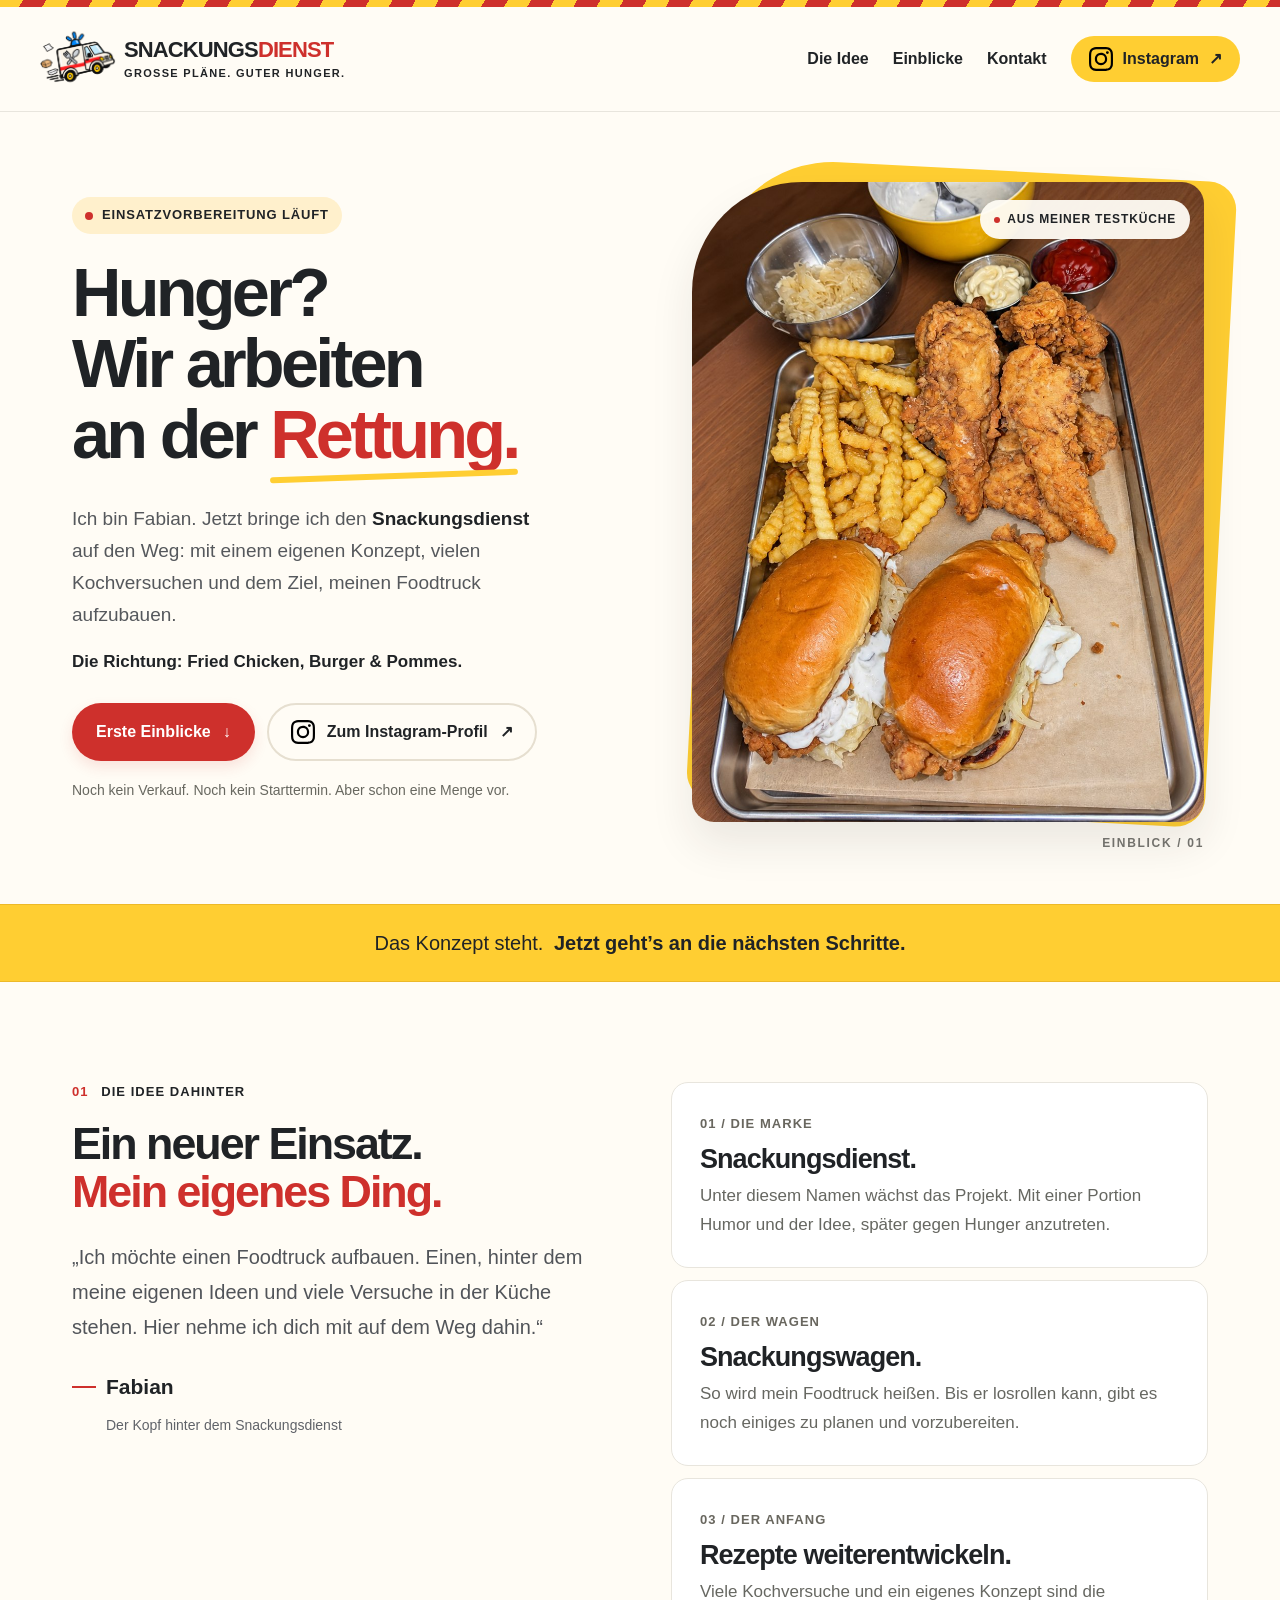
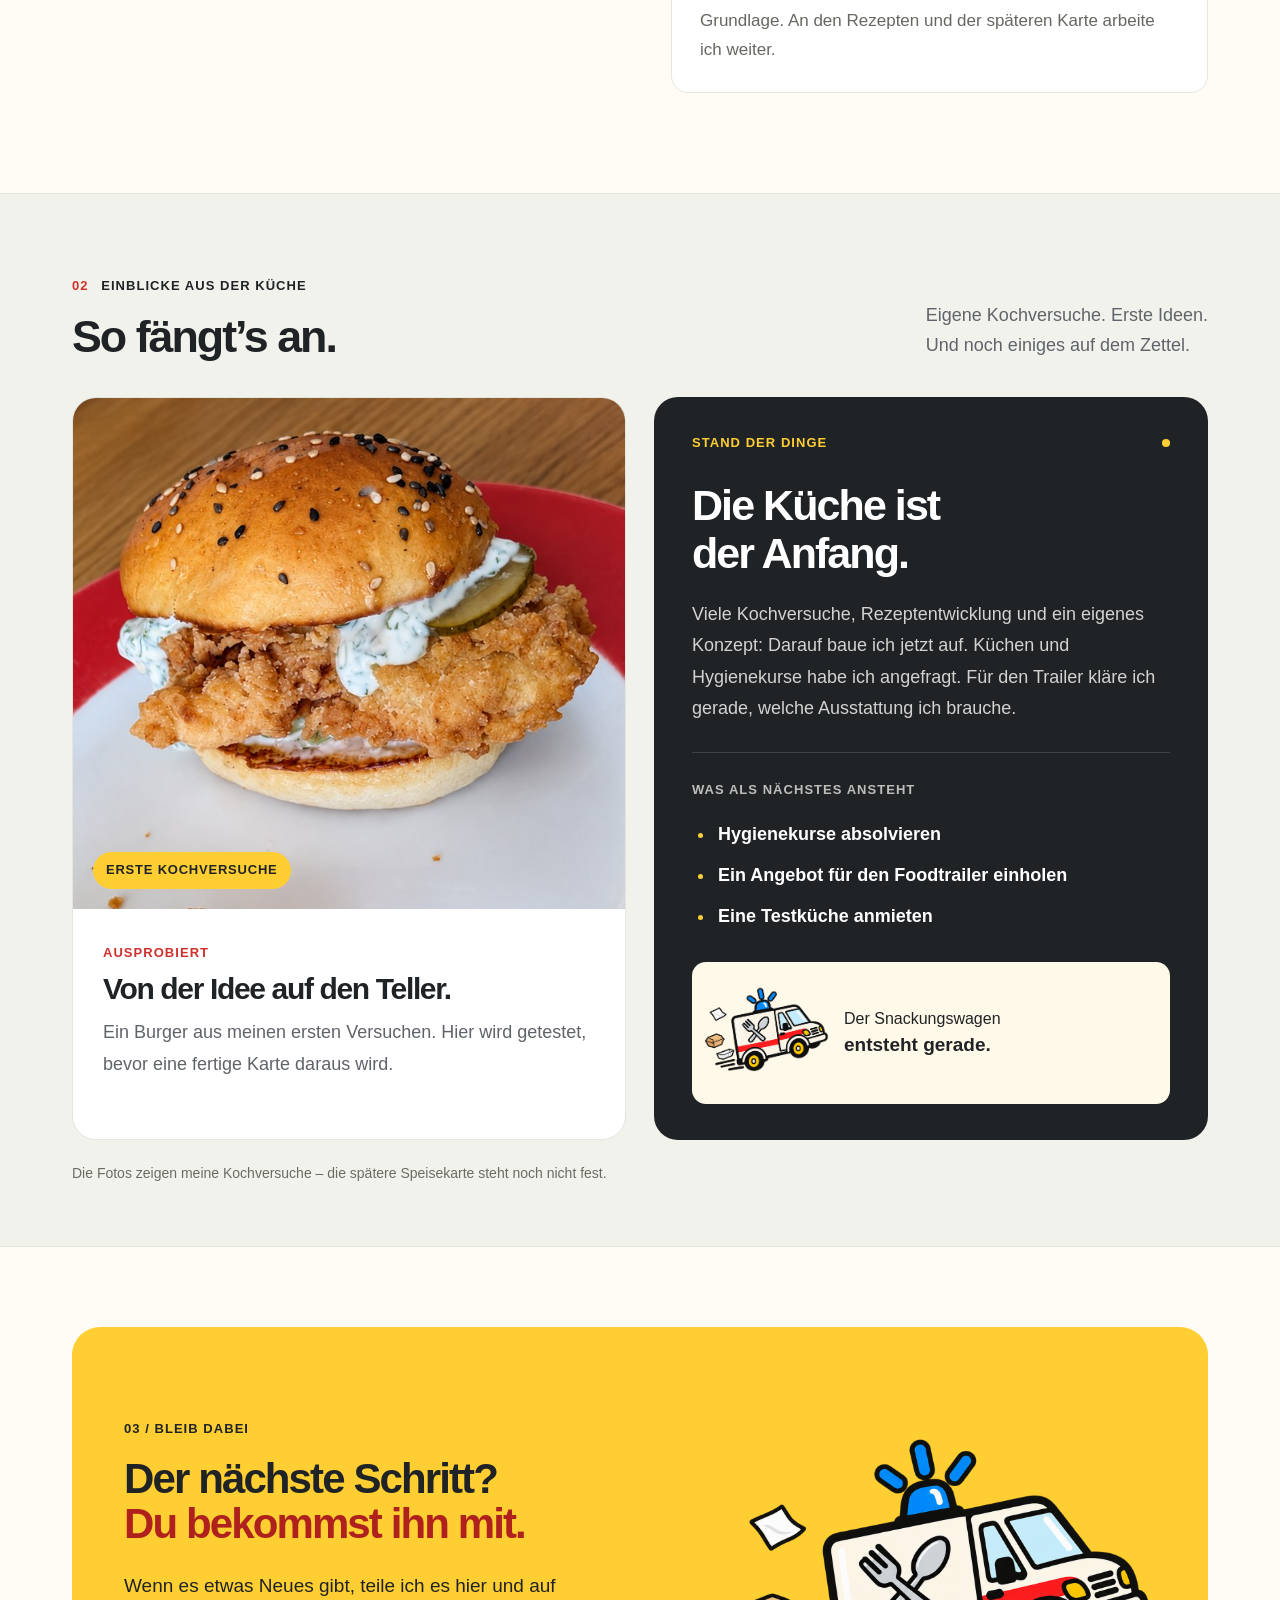
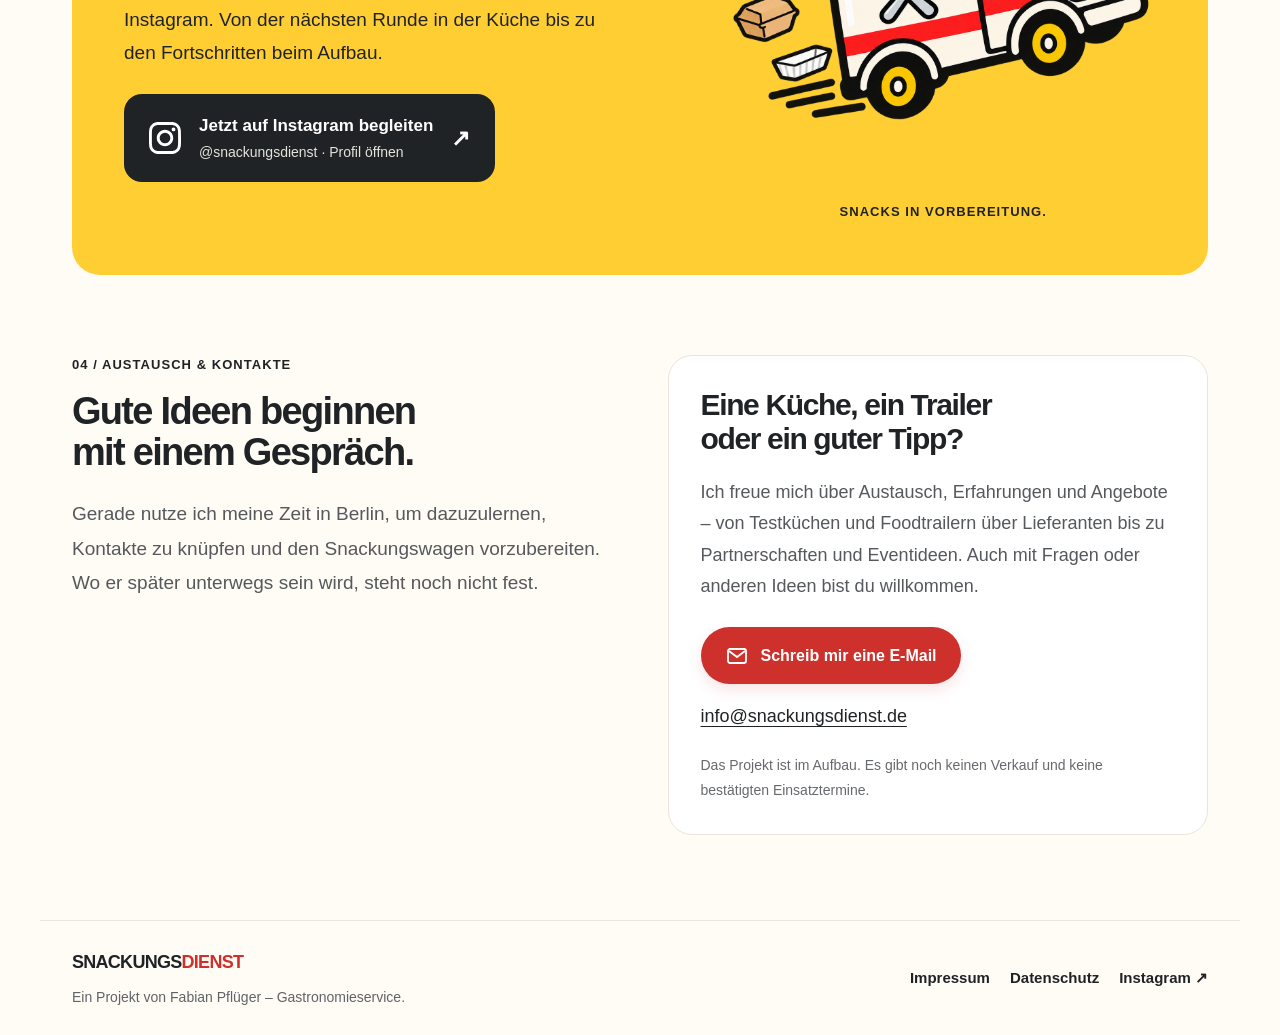
<file: index.html>
<!doctype html>
<html lang="de">
<head>
  <meta charset="utf-8">
  <meta name="viewport" content="width=device-width, initial-scale=1">
  <meta name="robots" content="index, follow">
  <meta name="description" content="Fabian baut den Snackungsdienst auf. Fried Chicken, erste Kochversuche und der Weg zum eigenen Foodtruck. Begleite die Vorbereitung.">
  <meta name="theme-color" content="#ffce32">
  <title>Snackungsdienst – der Snackungswagen entsteht</title>
  <link rel="icon" type="image/png" href="assets/logo.png">
  <link rel="stylesheet" href="style.css">
</head>
<body>
  <a class="skip-link" href="#inhalt">Zum Inhalt springen</a>
  <div class="signal-stripe" aria-hidden="true"></div>
  <header class="header">
    <a class="brand" href="#start" aria-label="Snackungsdienst – zur Startseite">
      <img src="assets/logo.png" alt="" width="76" height="76">
      <span>SNACKUNGS<span class="red">DIENST</span><small>GROSSE PLÄNE. GUTER HUNGER.</small></span>
    </a>
    <nav aria-label="Hauptnavigation">
      <a href="#idee">Die Idee</a>
      <a href="#einblicke">Einblicke</a>
      <a href="#kontakt">Kontakt</a>
      <a class="nav-instagram" href="https://www.instagram.com/snackungsdienst/" target="_blank" rel="noopener noreferrer"><img class="instagram-icon" src="assets/instagram-black.svg" alt="" width="24" height="24"> Instagram <span aria-hidden="true">↗</span><span class="sr-only"> (öffnet einen neuen Tab)</span></a>
    </nav>
  </header>

  <main id="inhalt">
    <section class="hero section-shell" id="start" aria-labelledby="hero-title">
      <div class="hero-copy">
        <p class="status"><span class="status-dot" aria-hidden="true"></span> EINSATZVORBEREITUNG LÄUFT</p>
        <h1 id="hero-title">Hunger?<br>Wir arbeiten<br>an der <span class="red">Rettung.</span></h1>
        <p class="hero-intro">Ich bin Fabian. Jetzt bringe ich den <strong>Snackungsdienst</strong> auf den Weg: mit einem eigenen Konzept, vielen Kochversuchen und dem Ziel, meinen Foodtruck aufzubauen.</p>
        <p class="food-direction">Die Richtung: Fried Chicken, Burger &amp; Pommes.</p>
        <div class="actions">
          <a class="button button-red" href="#einblicke">Erste Einblicke <span aria-hidden="true">↓</span></a>
          <a class="button button-outline" href="https://www.instagram.com/snackungsdienst/" target="_blank" rel="noopener noreferrer"><img class="instagram-icon" src="assets/instagram-black.svg" alt="" width="24" height="24"> Zum Instagram-Profil <span aria-hidden="true">↗</span><span class="sr-only"> (öffnet einen neuen Tab)</span></a>
        </div>
        <p class="honest-note">Noch kein Verkauf. Noch kein Starttermin. Aber schon eine Menge vor.</p>
      </div>
      <div class="hero-visual">
        <div class="photo-backdrop" aria-hidden="true"></div>
        <img class="hero-photo" src="assets/testkueche-tablett.jpg" width="1000" height="1250" alt="Ein erster Kochversuch: Chicken Fingers, zwei Burger und Pommes auf einem Metalltablett." fetchpriority="high">
        <div class="photo-tag"><span class="tag-dot" aria-hidden="true"></span> AUS MEINER TESTKÜCHE</div>
        <span class="image-number" aria-hidden="true">EINBLICK / 01</span>
      </div>
    </section>

    <div class="progress-band"><p>Das Konzept steht. <strong>Jetzt geht’s an die nächsten Schritte.</strong></p></div>

    <section class="idea section-shell" id="idee" aria-labelledby="idee-title">
      <div class="idea-heading">
        <p class="eyebrow"><span>01</span> DIE IDEE DAHINTER</p>
        <h2 id="idee-title">Ein neuer Einsatz.<br><span class="red">Mein eigenes Ding.</span></h2>
        <blockquote class="founder-quote"><p>„Ich möchte einen Foodtruck aufbauen. Einen, hinter dem meine eigenen Ideen und viele Versuche in der Küche stehen. Hier nehme ich dich mit auf dem Weg dahin.“</p><footer class="signature"><span class="signature-line" aria-hidden="true"></span> Fabian <small>Der Kopf hinter dem Snackungsdienst</small></footer></blockquote>
      </div>
      <div class="mission-grid">
        <article class="mission-card"><span class="card-number">01 / DIE MARKE</span><h3>Snackungsdienst.</h3><p>Unter diesem Namen wächst das Projekt. Mit einer Portion Humor und der Idee, später gegen Hunger anzutreten.</p></article>
        <article class="mission-card"><span class="card-number">02 / DER WAGEN</span><h3>Snackungswagen.</h3><p>So wird mein Foodtruck heißen. Bis er losrollen kann, gibt es noch einiges zu planen und vorzubereiten.</p></article>
        <article class="mission-card"><span class="card-number">03 / DER ANFANG</span><h3>Rezepte weiterentwickeln.</h3><p>Viele Kochversuche und ein eigenes Konzept sind die Grundlage. An den Rezepten und der späteren Karte arbeite ich weiter.</p></article>
      </div>
    </section>

    <section class="insights" id="einblicke" aria-labelledby="einblicke-title">
      <div class="section-shell">
        <div class="section-heading"><div><p class="eyebrow"><span>02</span> EINBLICKE AUS DER KÜCHE</p><h2 id="einblicke-title">So fängt’s an.</h2></div><p>Eigene Kochversuche. Erste Ideen.<br>Und noch einiges auf dem Zettel.</p></div>
        <div class="insight-grid">
          <figure class="food-card"><div class="food-card-image burger-focus"><img src="assets/testkueche-burger.jpg" alt="Nahaufnahme eines Chicken-Burgers aus meinen Kochversuchen: Bun, panierte Füllung, Sauce und Gurke." width="1000" height="1250" loading="lazy"><span class="image-label">ERSTE KOCHVERSUCHE</span></div><figcaption><span class="eyebrow">AUSPROBIERT</span><h3>Von der Idee auf den Teller.</h3><p>Ein Burger aus meinen ersten Versuchen. Hier wird getestet, bevor eine fertige Karte daraus wird.</p></figcaption></figure>
          <article class="journal-card">
            <div class="journal-top"><span class="eyebrow">STAND DER DINGE</span><span class="journal-dot" aria-hidden="true"></span></div>
            <h3>Die Küche ist<br>der Anfang.</h3>
            <p>Viele Kochversuche, Rezeptentwicklung und ein eigenes Konzept: Darauf baue ich jetzt auf. Küchen und Hygienekurse habe ich angefragt. Für den Trailer kläre ich gerade, welche Ausstattung ich brauche.</p>
            <div class="journal-divider"></div>
            <p class="eyebrow">WAS ALS NÄCHSTES ANSTEHT</p>
            <ul class="next-steps"><li>Hygienekurse absolvieren</li><li>Ein Angebot für den Foodtrailer einholen</li><li>Eine Testküche anmieten</li></ul>
            <div class="journal-bottom"><img src="assets/logo.png" alt="Gezeichneter Snackungswagen mit angehobenen Vorderrädern, silbernem Besteck und Blaulicht." width="154" height="154" loading="lazy"><p>Der Snackungswagen<br><strong>entsteht gerade.</strong></p></div>
          </article>
        </div>
        <p class="caption-note">Die Fotos zeigen meine Kochversuche – die spätere Speisekarte steht noch nicht fest.</p>
      </div>
    </section>

    <section class="follow section-shell" id="dranbleiben" aria-labelledby="follow-title">
      <div class="follow-card">
        <div><p class="eyebrow">03 / BLEIB DABEI</p><h2 id="follow-title">Der nächste Schritt?<br><span>Du bekommst ihn mit.</span></h2><p>Wenn es etwas Neues gibt, teile ich es hier und auf Instagram. Von der nächsten Runde in der Küche bis zu den Fortschritten beim Aufbau.</p><a class="button button-dark instagram-cta" href="https://www.instagram.com/snackungsdienst/" target="_blank" rel="noopener noreferrer"><img class="instagram-icon" src="assets/instagram-white.svg" alt="" width="32" height="32"><span>Jetzt auf Instagram begleiten<small>@snackungsdienst · Profil öffnen</small></span><span aria-hidden="true">↗</span><span class="sr-only"> (öffnet einen neuen Tab)</span></a></div>
        <div class="follow-illustration"><img src="assets/logo.png" alt="Der gezeichnete Snackungswagen." width="370" height="370" loading="lazy"><span>SNACKS IN VORBEREITUNG.</span></div>
      </div>
    </section>

    <section class="contact-section section-shell" id="kontakt" aria-labelledby="kontakt-title">
      <div class="berlin-note"><p class="eyebrow">04 / AUSTAUSCH &amp; KONTAKTE</p><h2 id="kontakt-title">Gute Ideen beginnen<br>mit einem Gespräch.</h2><p>Gerade nutze ich meine Zeit in Berlin, um dazuzulernen, Kontakte zu knüpfen und den Snackungswagen vorzubereiten. Wo er später unterwegs sein wird, steht noch nicht fest.</p></div>
      <div class="contact-card"><h3>Eine Küche, ein Trailer<br>oder ein guter Tipp?</h3><p>Ich freue mich über Austausch, Erfahrungen und Angebote – von Testküchen und Foodtrailern über Lieferanten bis zu Partnerschaften und Eventideen. Auch mit Fragen oder anderen Ideen bist du willkommen.</p><a class="button button-red contact-email" href="mailto:info@snackungsdienst.de"><svg width="24" height="24" viewBox="0 0 24 24" fill="none" stroke="currentColor" stroke-width="1.8" aria-hidden="true"><rect x="3" y="5" width="18" height="14" rx="2"/><path d="m4 7 8 6 8-6"/></svg> Schreib mir eine E-Mail</a><a class="email-address" href="mailto:info@snackungsdienst.de">info@snackungsdienst.de</a><p class="contact-note">Das Projekt ist im Aufbau. Es gibt noch keinen Verkauf und keine bestätigten Einsatztermine.</p></div>
    </section>
  </main>
  <footer class="footer section-shell"><div><a class="footer-brand" href="#start">SNACKUNGS<span class="red">DIENST</span></a><p>Ein Projekt von Fabian Pflüger – Gastronomieservice.</p></div><nav aria-label="Weitere Informationen"><a href="impressum.html">Impressum</a><a href="datenschutz.html">Datenschutz</a><a href="https://www.instagram.com/snackungsdienst/" target="_blank" rel="noopener noreferrer">Instagram ↗<span class="sr-only"> (öffnet einen neuen Tab)</span></a></nav></footer>
</body>
</html>
</file>
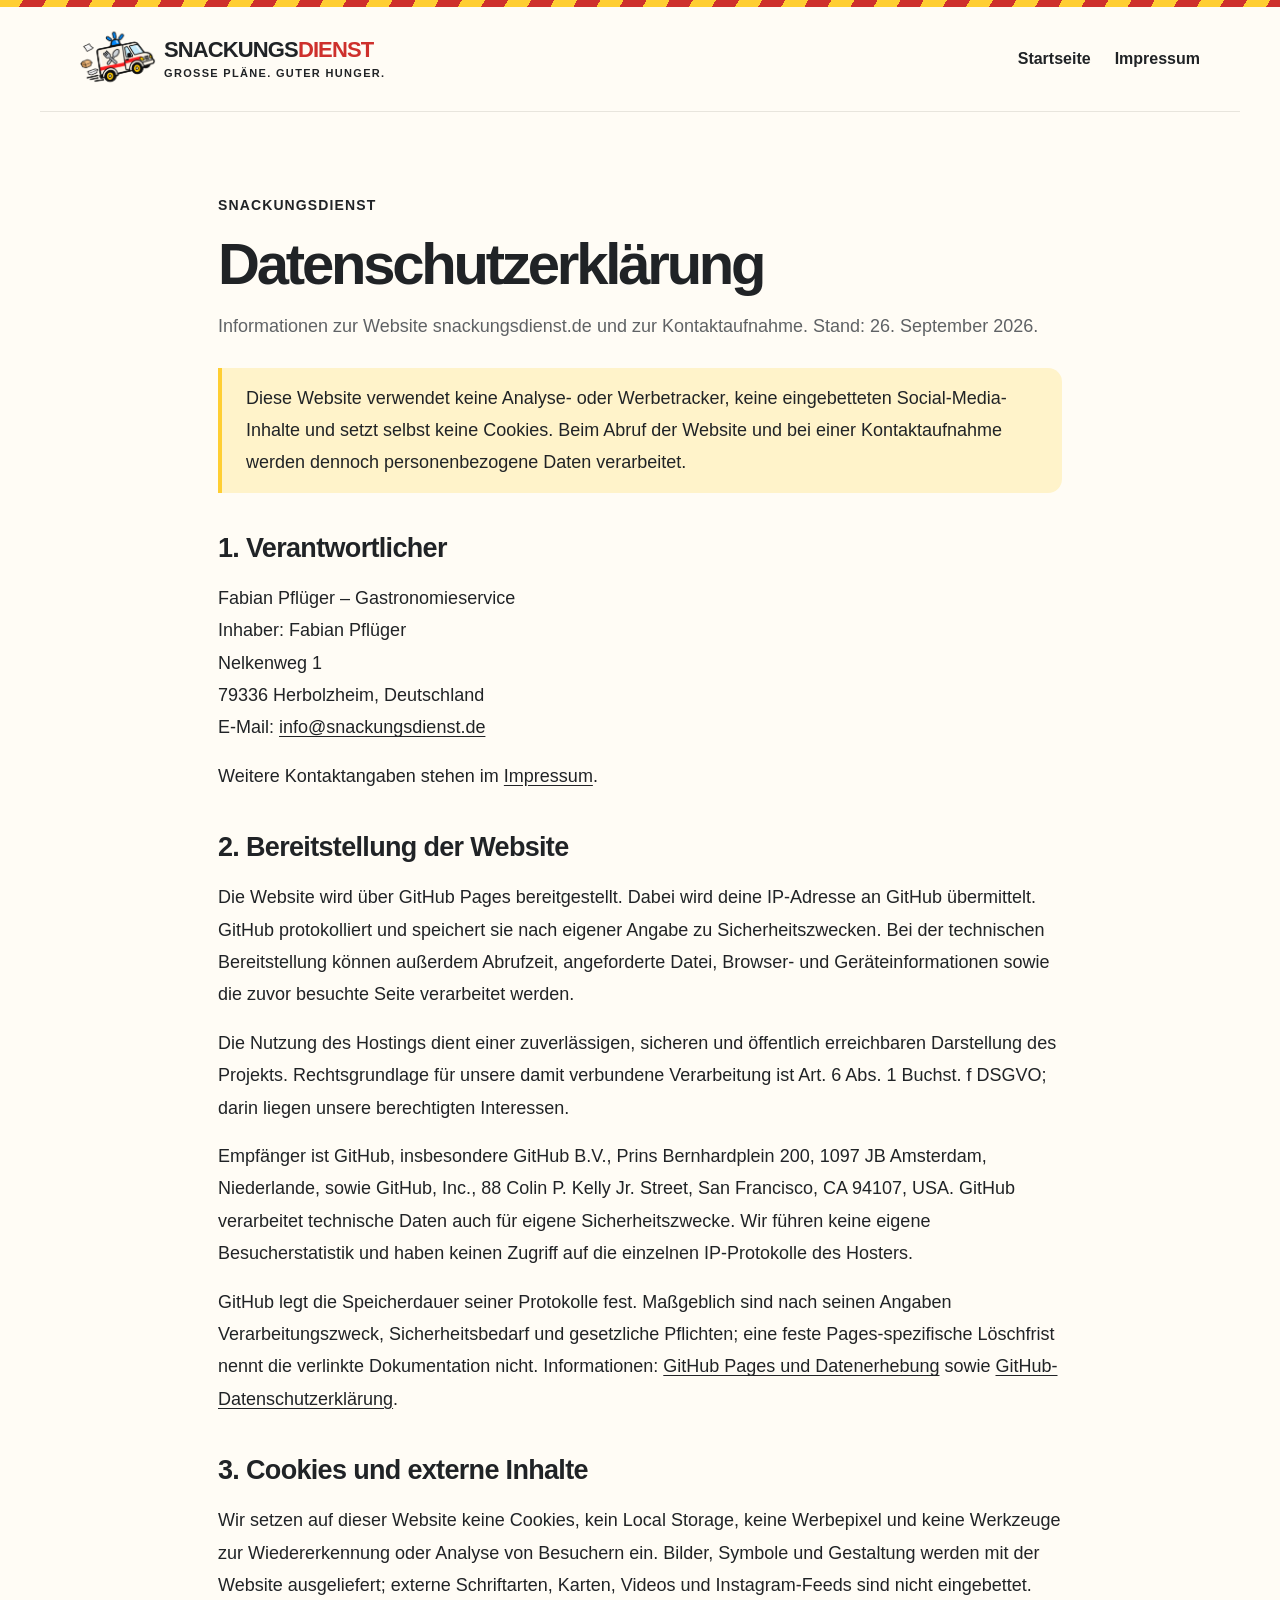
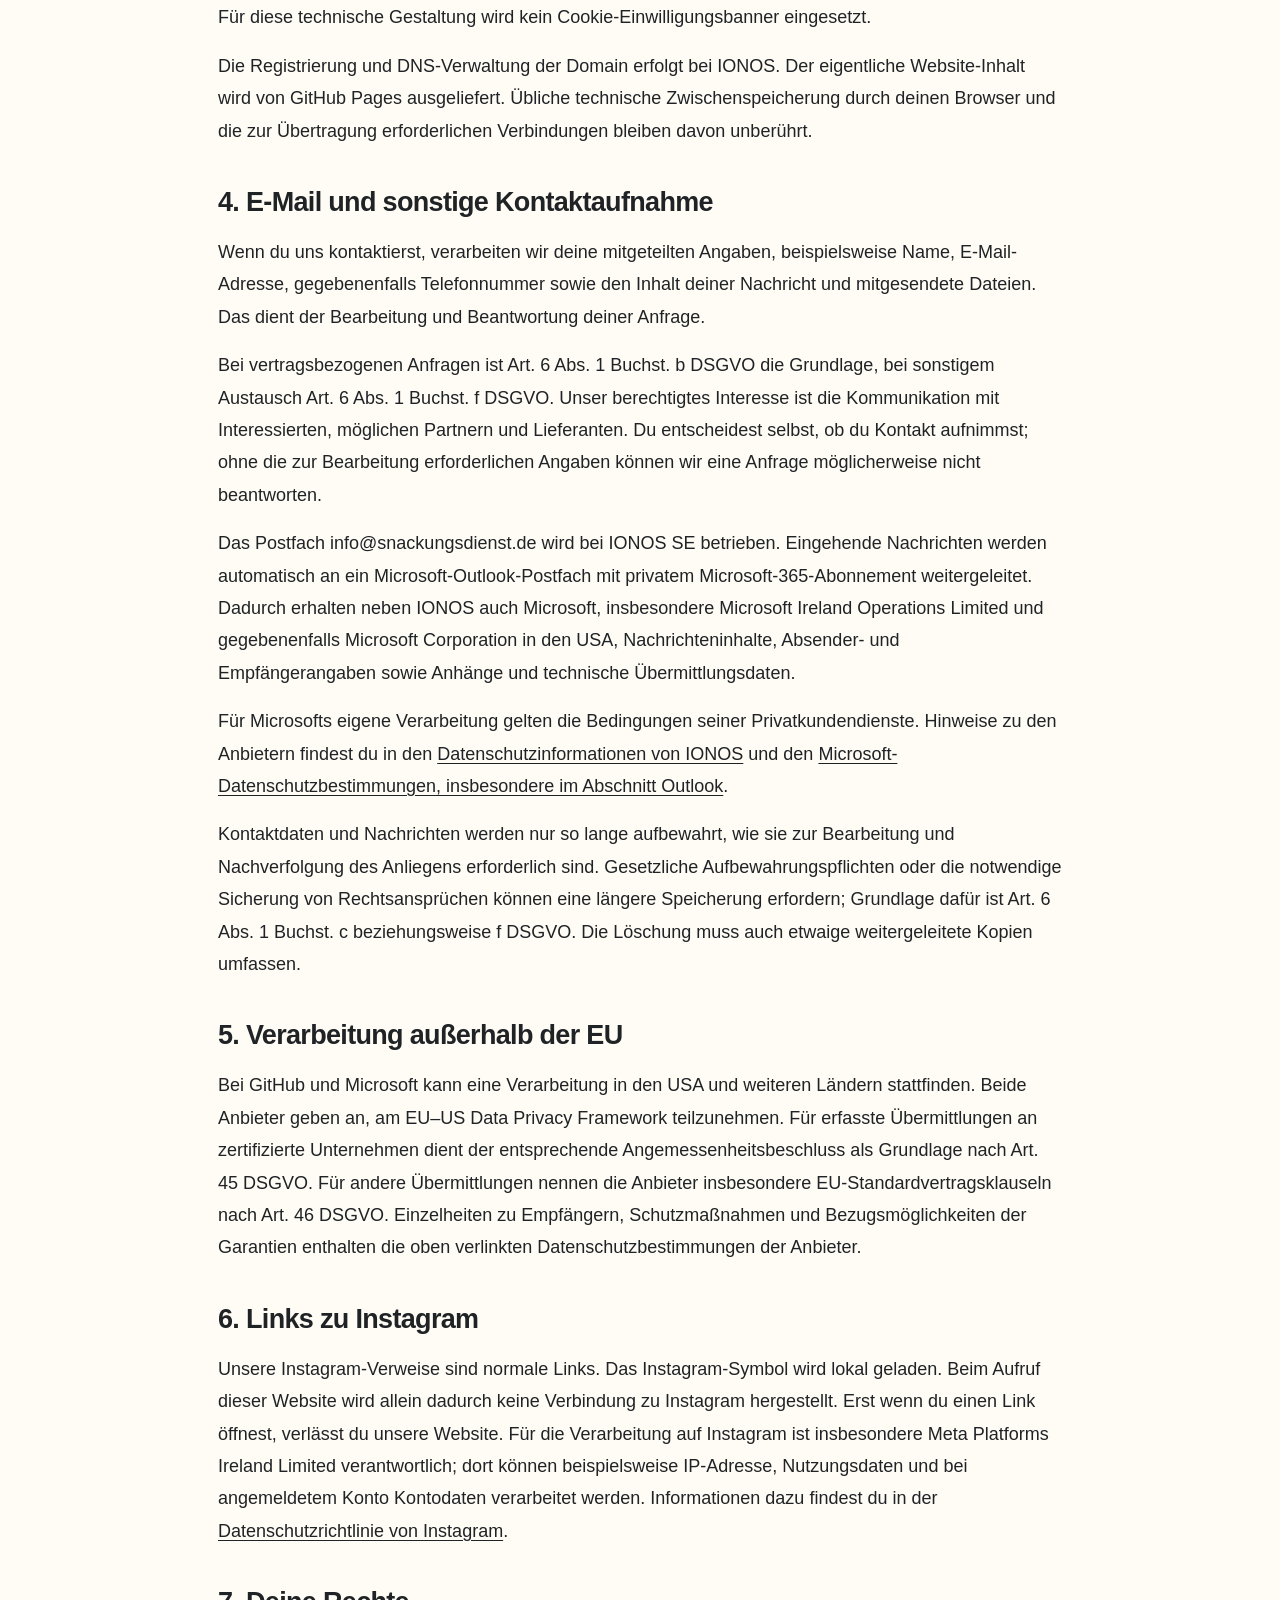
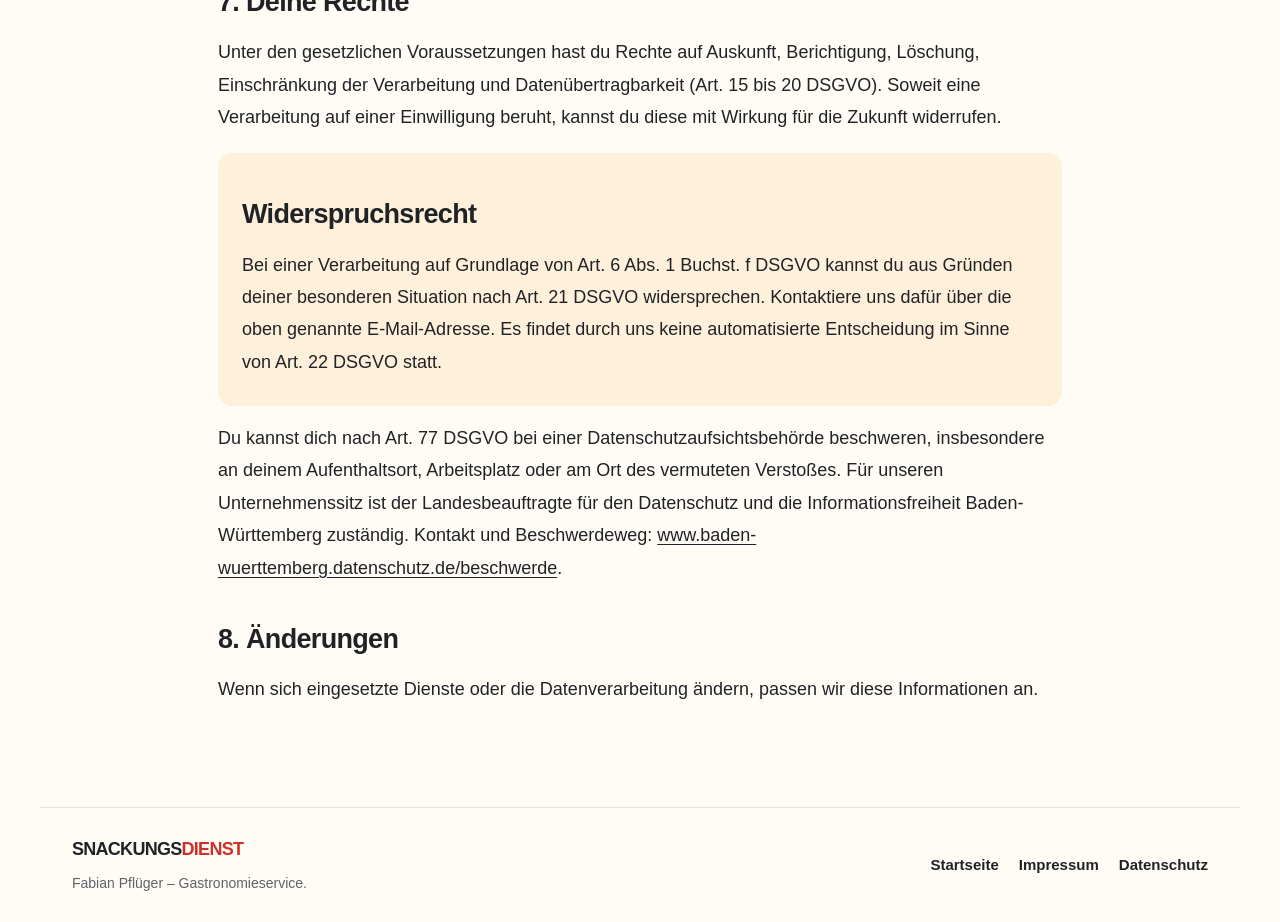
<file: datenschutz.html>
<!doctype html>
<html lang="de">
<head><meta charset="utf-8"><meta name="viewport" content="width=device-width, initial-scale=1"><meta name="robots" content="index, follow"><meta name="theme-color" content="#ffce32"><title>Datenschutz – Snackungsdienst</title><link rel="icon" href="assets/logo.png" type="image/png"><link rel="stylesheet" href="style.css"></head>
<body><a class="skip-link" href="#inhalt">Zum Inhalt springen</a><div class="signal-stripe" aria-hidden="true"></div><header class="header legal-header"><a class="brand" href="index.html" aria-label="Snackungsdienst – zur Startseite"><img src="assets/logo.png" alt="" width="76" height="76"><span>SNACKUNGS<span class="red">DIENST</span><small>GROSSE PLÄNE. GUTER HUNGER.</small></span></a><nav aria-label="Hauptnavigation"><a href="index.html">Startseite</a><a href="impressum.html">Impressum</a></nav></header>
<main class="legal-main" id="inhalt"><p class="eyebrow">SNACKUNGSDIENST</p><h1>Datenschutzerklärung</h1><p class="legal-lead">Informationen zur Website snackungsdienst.de und zur Kontaktaufnahme. Stand: 26. September 2026.</p>
<div class="privacy-summary"><p>Diese Website verwendet keine Analyse- oder Werbetracker, keine eingebetteten Social-Media-Inhalte und setzt selbst keine Cookies. Beim Abruf der Website und bei einer Kontaktaufnahme werden dennoch personenbezogene Daten verarbeitet.</p></div>

<h2>1. Verantwortlicher</h2><address>Fabian Pflüger – Gastronomieservice<br>Inhaber: Fabian Pflüger<br>Nelkenweg 1<br>79336 Herbolzheim, Deutschland<br>E-Mail: <a href="mailto:info@snackungsdienst.de">info@snackungsdienst.de</a></address><p>Weitere Kontaktangaben stehen im <a href="impressum.html">Impressum</a>.</p>

<h2>2. Bereitstellung der Website</h2><p>Die Website wird über GitHub Pages bereitgestellt. Dabei wird deine IP-Adresse an GitHub übermittelt. GitHub protokolliert und speichert sie nach eigener Angabe zu Sicherheitszwecken. Bei der technischen Bereitstellung können außerdem Abrufzeit, angeforderte Datei, Browser- und Geräteinformationen sowie die zuvor besuchte Seite verarbeitet werden.</p><p>Die Nutzung des Hostings dient einer zuverlässigen, sicheren und öffentlich erreichbaren Darstellung des Projekts. Rechtsgrundlage für unsere damit verbundene Verarbeitung ist Art. 6 Abs. 1 Buchst. f DSGVO; darin liegen unsere berechtigten Interessen.</p><p>Empfänger ist GitHub, insbesondere GitHub B.V., Prins Bernhardplein 200, 1097 JB Amsterdam, Niederlande, sowie GitHub, Inc., 88 Colin P. Kelly Jr. Street, San Francisco, CA 94107, USA. GitHub verarbeitet technische Daten auch für eigene Sicherheitszwecke. Wir führen keine eigene Besucherstatistik und haben keinen Zugriff auf die einzelnen IP-Protokolle des Hosters.</p><p>GitHub legt die Speicherdauer seiner Protokolle fest. Maßgeblich sind nach seinen Angaben Verarbeitungszweck, Sicherheitsbedarf und gesetzliche Pflichten; eine feste Pages-spezifische Löschfrist nennt die verlinkte Dokumentation nicht. Informationen: <a href="https://docs.github.com/en/pages/getting-started-with-github-pages/what-is-github-pages" rel="noreferrer">GitHub Pages und Datenerhebung</a> sowie <a href="https://docs.github.com/en/site-policy/privacy-policies/github-general-privacy-statement" rel="noreferrer">GitHub-Datenschutzerklärung</a>.</p>

<h2>3. Cookies und externe Inhalte</h2><p>Wir setzen auf dieser Website keine Cookies, kein Local Storage, keine Werbepixel und keine Werkzeuge zur Wiedererkennung oder Analyse von Besuchern ein. Bilder, Symbole und Gestaltung werden mit der Website ausgeliefert; externe Schriftarten, Karten, Videos und Instagram-Feeds sind nicht eingebettet. Für diese technische Gestaltung wird kein Cookie-Einwilligungsbanner eingesetzt.</p><p>Die Registrierung und DNS-Verwaltung der Domain erfolgt bei IONOS. Der eigentliche Website-Inhalt wird von GitHub Pages ausgeliefert. Übliche technische Zwischenspeicherung durch deinen Browser und die zur Übertragung erforderlichen Verbindungen bleiben davon unberührt.</p>

<h2>4. E-Mail und sonstige Kontaktaufnahme</h2><p>Wenn du uns kontaktierst, verarbeiten wir deine mitgeteilten Angaben, beispielsweise Name, E-Mail-Adresse, gegebenenfalls Telefonnummer sowie den Inhalt deiner Nachricht und mitgesendete Dateien. Das dient der Bearbeitung und Beantwortung deiner Anfrage.</p><p>Bei vertragsbezogenen Anfragen ist Art. 6 Abs. 1 Buchst. b DSGVO die Grundlage, bei sonstigem Austausch Art. 6 Abs. 1 Buchst. f DSGVO. Unser berechtigtes Interesse ist die Kommunikation mit Interessierten, möglichen Partnern und Lieferanten. Du entscheidest selbst, ob du Kontakt aufnimmst; ohne die zur Bearbeitung erforderlichen Angaben können wir eine Anfrage möglicherweise nicht beantworten.</p><p>Das Postfach info@snackungsdienst.de wird bei IONOS SE betrieben. Eingehende Nachrichten werden automatisch an ein Microsoft-Outlook-Postfach mit privatem Microsoft-365-Abonnement weitergeleitet. Dadurch erhalten neben IONOS auch Microsoft, insbesondere Microsoft Ireland Operations Limited und gegebenenfalls Microsoft Corporation in den USA, Nachrichteninhalte, Absender- und Empfängerangaben sowie Anhänge und technische Übermittlungsdaten.</p><p>Für Microsofts eigene Verarbeitung gelten die Bedingungen seiner Privatkundendienste. Hinweise zu den Anbietern findest du in den <a href="https://www.ionos.de/terms-gtc/datenschutzerklaerung/" rel="noreferrer">Datenschutzinformationen von IONOS</a> und den <a href="https://www.microsoft.com/de-de/privacy/privacystatement" rel="noreferrer">Microsoft-Datenschutzbestimmungen, insbesondere im Abschnitt Outlook</a>.</p><p>Kontaktdaten und Nachrichten werden nur so lange aufbewahrt, wie sie zur Bearbeitung und Nachverfolgung des Anliegens erforderlich sind. Gesetzliche Aufbewahrungspflichten oder die notwendige Sicherung von Rechtsansprüchen können eine längere Speicherung erfordern; Grundlage dafür ist Art. 6 Abs. 1 Buchst. c beziehungsweise f DSGVO. Die Löschung muss auch etwaige weitergeleitete Kopien umfassen.</p>

<h2>5. Verarbeitung außerhalb der EU</h2><p>Bei GitHub und Microsoft kann eine Verarbeitung in den USA und weiteren Ländern stattfinden. Beide Anbieter geben an, am EU–US Data Privacy Framework teilzunehmen. Für erfasste Übermittlungen an zertifizierte Unternehmen dient der entsprechende Angemessenheitsbeschluss als Grundlage nach Art. 45 DSGVO. Für andere Übermittlungen nennen die Anbieter insbesondere EU-Standardvertragsklauseln nach Art. 46 DSGVO. Einzelheiten zu Empfängern, Schutzmaßnahmen und Bezugsmöglichkeiten der Garantien enthalten die oben verlinkten Datenschutzbestimmungen der Anbieter.</p>

<h2>6. Links zu Instagram</h2><p>Unsere Instagram-Verweise sind normale Links. Das Instagram-Symbol wird lokal geladen. Beim Aufruf dieser Website wird allein dadurch keine Verbindung zu Instagram hergestellt. Erst wenn du einen Link öffnest, verlässt du unsere Website. Für die Verarbeitung auf Instagram ist insbesondere Meta Platforms Ireland Limited verantwortlich; dort können beispielsweise IP-Adresse, Nutzungsdaten und bei angemeldetem Konto Kontodaten verarbeitet werden. Informationen dazu findest du in der <a href="https://privacycenter.instagram.com/policy/" rel="noreferrer">Datenschutzrichtlinie von Instagram</a>.</p>

<h2>7. Deine Rechte</h2><p>Unter den gesetzlichen Voraussetzungen hast du Rechte auf Auskunft, Berichtigung, Löschung, Einschränkung der Verarbeitung und Datenübertragbarkeit (Art. 15 bis 20 DSGVO). Soweit eine Verarbeitung auf einer Einwilligung beruht, kannst du diese mit Wirkung für die Zukunft widerrufen.</p><div class="rights-box"><h2>Widerspruchsrecht</h2><p>Bei einer Verarbeitung auf Grundlage von Art. 6 Abs. 1 Buchst. f DSGVO kannst du aus Gründen deiner besonderen Situation nach Art. 21 DSGVO widersprechen. Kontaktiere uns dafür über die oben genannte E-Mail-Adresse. Es findet durch uns keine automatisierte Entscheidung im Sinne von Art. 22 DSGVO statt.</p></div><p>Du kannst dich nach Art. 77 DSGVO bei einer Datenschutzaufsichtsbehörde beschweren, insbesondere an deinem Aufenthaltsort, Arbeitsplatz oder am Ort des vermuteten Verstoßes. Für unseren Unternehmenssitz ist der Landesbeauftragte für den Datenschutz und die Informationsfreiheit Baden-Württemberg zuständig. Kontakt und Beschwerdeweg: <a href="https://www.baden-wuerttemberg.datenschutz.de/beschwerde/" rel="noreferrer">www.baden-wuerttemberg.datenschutz.de/beschwerde</a>.</p>

<h2>8. Änderungen</h2><p>Wenn sich eingesetzte Dienste oder die Datenverarbeitung ändern, passen wir diese Informationen an.</p>
</main><footer class="footer section-shell"><div><a class="footer-brand" href="index.html">SNACKUNGS<span class="red">DIENST</span></a><p>Fabian Pflüger – Gastronomieservice.</p></div><nav aria-label="Weitere Informationen"><a href="index.html">Startseite</a><a href="impressum.html">Impressum</a><a href="datenschutz.html" aria-current="page">Datenschutz</a></nav></footer></body></html>
</file>
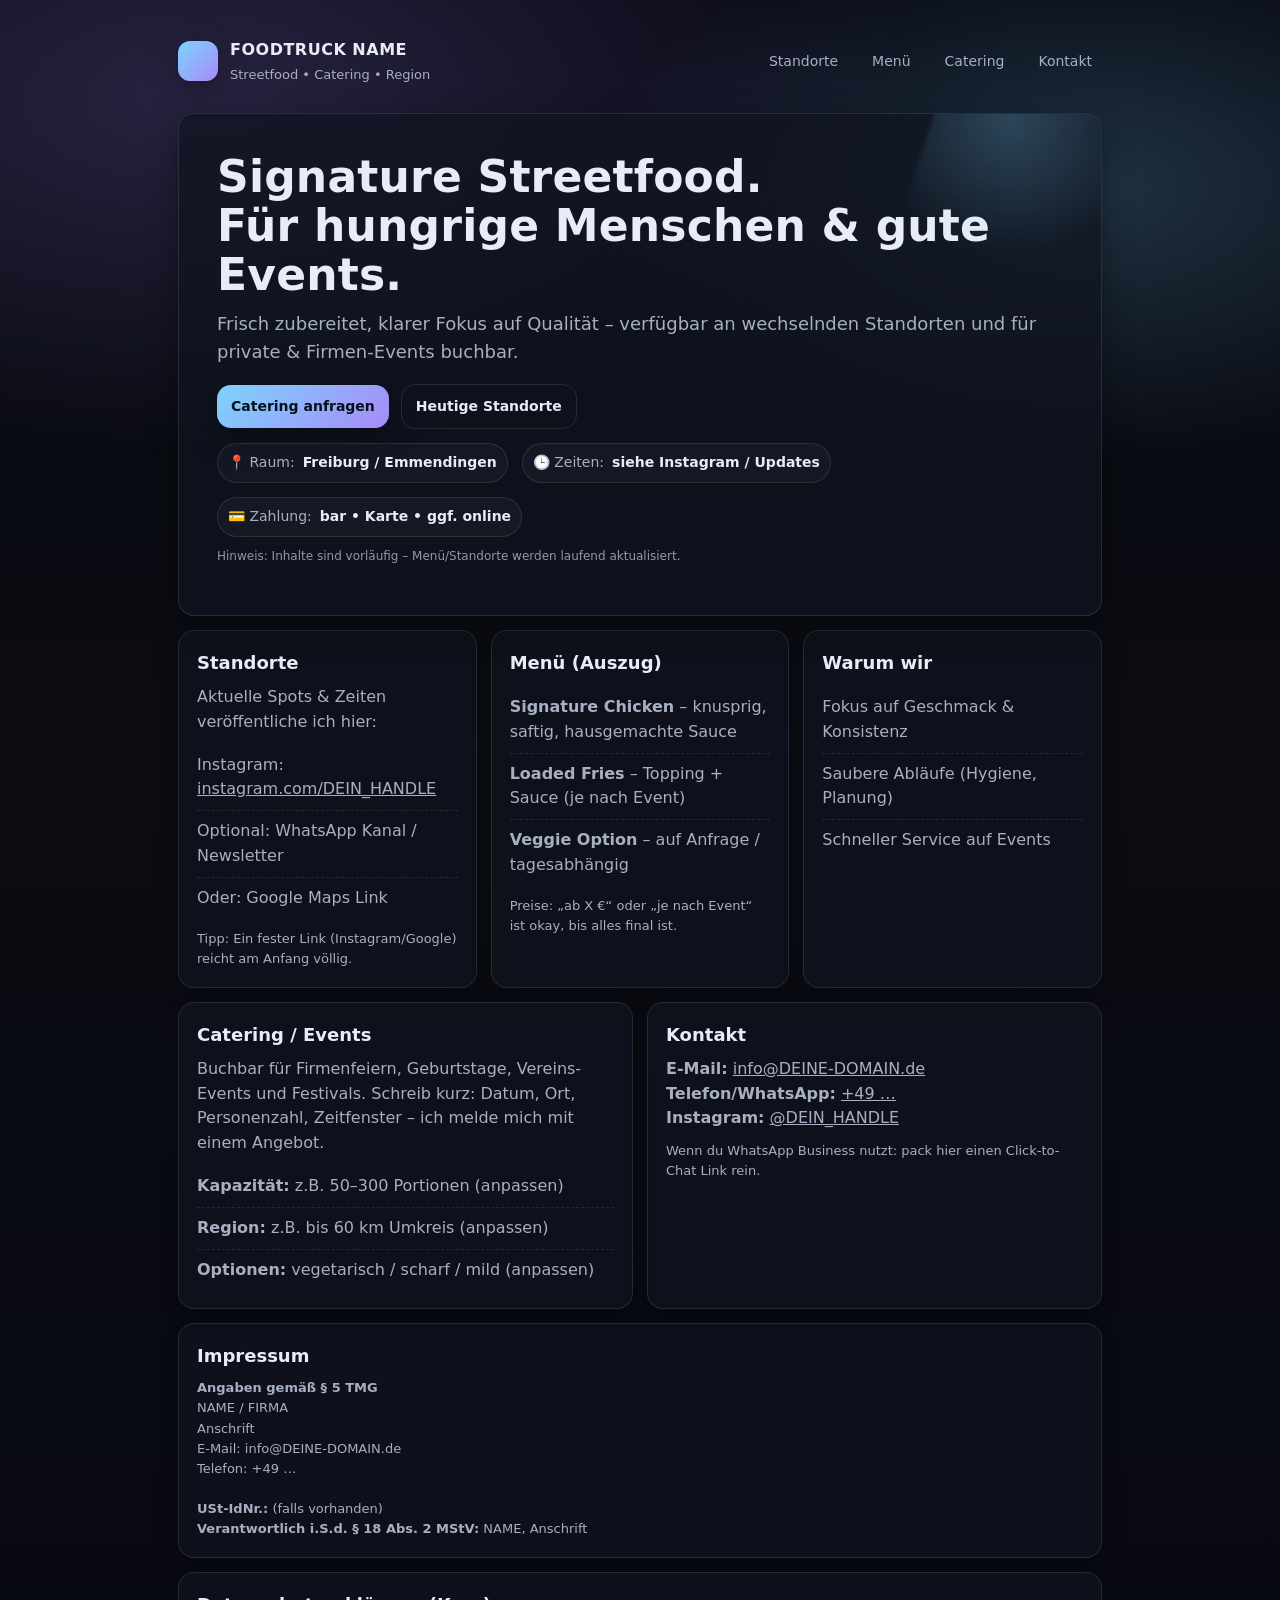
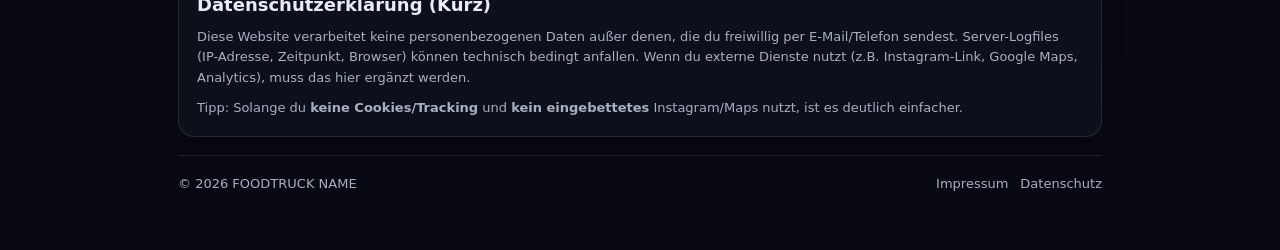
<file: home.html>
<!doctype html>
<html lang="de">
<head>
  <meta charset="utf-8" />
  <meta name="viewport" content="width=device-width,initial-scale=1" />
  <meta name="description" content="Foodtruck – Streetfood & Catering. Standorte, Menü, Anfrage." />
  <title>FOODTRUCK NAME – Streetfood & Catering</title>

  <style>
    :root{
      --bg:#0b0d12;
      --card:#111521;
      --text:#e8ecf6;
      --muted:#a7b0c3;
      --line:rgba(255,255,255,.10);
      --accent:#7dd3fc;
      --accent2:#a78bfa;
      --shadow: 0 10px 30px rgba(0,0,0,.35);
      --radius:16px;
      --max: 980px;
      --pad: clamp(16px, 3vw, 28px);
    }
    *{box-sizing:border-box}
    body{
      margin:0;
      font-family: system-ui, -apple-system, Segoe UI, Roboto, Ubuntu, Cantarell, "Noto Sans", Arial, sans-serif;
      background:
        radial-gradient(1200px 600px at 15% 5%, rgba(167,139,250,.20), transparent 60%),
        radial-gradient(900px 500px at 85% 10%, rgba(125,211,252,.20), transparent 55%),
        linear-gradient(180deg, #070812, #0b0d12 40%, #070812);
      color:var(--text);
      line-height:1.55;
    }
    a{color:inherit}
    .wrap{max-width:var(--max); margin:0 auto; padding:24px var(--pad) 56px;}
    header{
      display:flex; gap:12px; align-items:center; justify-content:space-between;
      padding:14px 0 18px;
    }
    .brand{
      display:flex; gap:12px; align-items:center; text-decoration:none;
    }
    .logo{
      width:40px; height:40px; border-radius:12px;
      background: linear-gradient(135deg, var(--accent), var(--accent2));
      box-shadow: var(--shadow);
    }
    .brand strong{display:block; letter-spacing:.5px}
    .brand span{display:block; font-size:13px; color:var(--muted); margin-top:2px}
    nav{
      display:flex; gap:14px; flex-wrap:wrap; justify-content:flex-end;
      font-size:14px; color:var(--muted);
    }
    nav a{ text-decoration:none; padding:6px 10px; border-radius:10px; }
    nav a:hover{ background:rgba(255,255,255,.06); color:var(--text); }

    .hero{
      margin-top:10px;
      background: rgba(17,21,33,.75);
      border:1px solid var(--line);
      border-radius: var(--radius);
      box-shadow: var(--shadow);
      padding: clamp(22px, 4vw, 38px);
      position:relative;
      overflow:hidden;
    }
    .hero:before{
      content:"";
      position:absolute; inset:-60px -60px auto auto;
      width:240px; height:240px;
      background: radial-gradient(circle at 30% 30%, rgba(125,211,252,.25), transparent 60%);
      filter: blur(2px);
      transform: rotate(18deg);
    }
    h1{
      margin:0 0 10px;
      font-size: clamp(26px, 4.2vw, 44px);
      line-height:1.12;
      letter-spacing:.2px;
    }
    .lead{margin:0 0 18px; color:var(--muted); font-size: clamp(15px, 1.8vw, 18px);}
    .cta{
      display:flex; gap:12px; flex-wrap:wrap; align-items:center;
      margin-top:10px;
    }
    .btn{
      display:inline-flex; align-items:center; justify-content:center;
      padding:11px 14px;
      border-radius: 14px;
      border:1px solid var(--line);
      text-decoration:none;
      font-weight:600;
      font-size:14px;
    }
    .btn.primary{
      border:none;
      background: linear-gradient(135deg, var(--accent), var(--accent2));
      color:#061018;
      box-shadow: var(--shadow);
    }
    .btn:hover{ transform: translateY(-1px); }
    .meta{
      display:flex; gap:14px; flex-wrap:wrap;
      margin-top:14px; color:var(--muted); font-size:14px;
    }
    .pill{
      display:inline-flex; gap:8px; align-items:center;
      padding:8px 10px; border-radius:999px; border:1px solid var(--line);
      background: rgba(255,255,255,.03);
    }

    .grid{
      display:grid;
      grid-template-columns: repeat(12, 1fr);
      gap:14px;
      margin-top:14px;
    }
    .card{
      grid-column: span 12;
      background: rgba(17,21,33,.65);
      border:1px solid var(--line);
      border-radius: var(--radius);
      padding: 18px;
      box-shadow: 0 8px 20px rgba(0,0,0,.22);
    }
    .card h2{margin:0 0 8px; font-size:18px}
    .card p{margin:0; color:var(--muted)}
    .list{margin:10px 0 0; padding:0; list-style:none; color:var(--muted)}
    .list li{padding:8px 0; border-top:1px dashed rgba(255,255,255,.10)}
    .list li:first-child{border-top:none}
    .two{grid-column: span 12}
    @media (min-width: 860px){
      .two{grid-column: span 6}
      .third{grid-column: span 4}
    }
    .small{
      font-size:13px; color:var(--muted);
    }
    footer{
      margin-top:18px;
      padding-top:18px;
      border-top: 1px solid var(--line);
      color:var(--muted);
      font-size:13px;
      display:flex;
      flex-wrap:wrap;
      gap:10px;
      justify-content:space-between;
    }
    .footer-links{display:flex; gap:12px; flex-wrap:wrap}
    .footer-links a{color:var(--muted); text-decoration:none}
    .footer-links a:hover{color:var(--text)}
    .notice{
      margin-top:10px;
      font-size:12px;
      color:rgba(167,176,195,.85);
    }
    /* Simple anchor offset for sticky header feel */
    section{scroll-margin-top:18px}
  </style>
</head>

<body>
  <div class="wrap">
    <header>
      <a class="brand" href="#top" aria-label="Start">
        <div class="logo" aria-hidden="true"></div>
        <div>
          <strong>FOODTRUCK NAME</strong>
          <span>Streetfood • Catering • Region</span>
        </div>
      </a>

      <nav aria-label="Navigation">
        <a href="#standorte">Standorte</a>
        <a href="#menu">Menü</a>
        <a href="#catering">Catering</a>
        <a href="#kontakt">Kontakt</a>
      </nav>
    </header>

    <main id="top">
      <section class="hero">
        <h1>Signature Streetfood.<br/>Für hungrige Menschen & gute Events.</h1>
        <p class="lead">
          Frisch zubereitet, klarer Fokus auf Qualität – verfügbar an wechselnden Standorten
          und für private & Firmen-Events buchbar.
        </p>

        <div class="cta">
          <a class="btn primary" href="#kontakt">Catering anfragen</a>
          <a class="btn" href="#standorte">Heutige Standorte</a>
        </div>

        <div class="meta" aria-label="Kurzinfos">
          <span class="pill">📍 Raum: <strong style="color:var(--text)">Freiburg / Emmendingen</strong></span>
          <span class="pill">🕒 Zeiten: <strong style="color:var(--text)">siehe Instagram / Updates</strong></span>
          <span class="pill">💳 Zahlung: <strong style="color:var(--text)">bar • Karte • ggf. online</strong></span>
        </div>

        <p class="notice">Hinweis: Inhalte sind vorläufig – Menü/Standorte werden laufend aktualisiert.</p>
      </section>

      <div class="grid">
        <section class="card third" id="standorte">
          <h2>Standorte</h2>
          <p>Aktuelle Spots & Zeiten veröffentliche ich hier:</p>
          <ul class="list">
            <li>Instagram: <a href="https://instagram.com/DEIN_HANDLE" target="_blank" rel="noopener">instagram.com/DEIN_HANDLE</a></li>
            <li>Optional: WhatsApp Kanal / Newsletter</li>
            <li>Oder: Google Maps Link</li>
          </ul>
          <p class="small" style="margin-top:10px;">Tipp: Ein fester Link (Instagram/Google) reicht am Anfang völlig.</p>
        </section>

        <section class="card third" id="menu">
          <h2>Menü (Auszug)</h2>
          <ul class="list">
            <li><strong>Signature Chicken</strong> – knusprig, saftig, hausgemachte Sauce</li>
            <li><strong>Loaded Fries</strong> – Topping + Sauce (je nach Event)</li>
            <li><strong>Veggie Option</strong> – auf Anfrage / tagesabhängig</li>
          </ul>
          <p class="small" style="margin-top:10px;">Preise: „ab X €“ oder „je nach Event“ ist okay, bis alles final ist.</p>
        </section>

        <section class="card third">
          <h2>Warum wir</h2>
          <ul class="list">
            <li>Fokus auf Geschmack & Konsistenz</li>
            <li>Saubere Abläufe (Hygiene, Planung)</li>
            <li>Schneller Service auf Events</li>
          </ul>
        </section>

        <section class="card two" id="catering">
          <h2>Catering / Events</h2>
          <p>
            Buchbar für Firmenfeiern, Geburtstage, Vereins-Events und Festivals.
            Schreib kurz: Datum, Ort, Personenzahl, Zeitfenster – ich melde mich mit einem Angebot.
          </p>
          <ul class="list">
            <li><strong>Kapazität:</strong> z.B. 50–300 Portionen (anpassen)</li>
            <li><strong>Region:</strong> z.B. bis 60 km Umkreis (anpassen)</li>
            <li><strong>Optionen:</strong> vegetarisch / scharf / mild (anpassen)</li>
          </ul>
        </section>

        <section class="card two" id="kontakt">
          <h2>Kontakt</h2>
          <p>
            <strong>E-Mail:</strong> <a href="mailto:info@DEINE-DOMAIN.de">info@DEINE-DOMAIN.de</a><br/>
            <strong>Telefon/WhatsApp:</strong> <a href="tel:+49XXXXXXXXXX">+49 …</a><br/>
            <strong>Instagram:</strong> <a href="https://instagram.com/DEIN_HANDLE" target="_blank" rel="noopener">@DEIN_HANDLE</a>
          </p>
          <p class="small" style="margin-top:10px;">
            Wenn du WhatsApp Business nutzt: pack hier einen Click-to-Chat Link rein.
          </p>
        </section>

        <section class="card" id="impressum">
          <h2>Impressum</h2>
          <p class="small">
            <strong>Angaben gemäß § 5 TMG</strong><br/>
            NAME / FIRMA<br/>
            Anschrift<br/>
            E-Mail: info@DEINE-DOMAIN.de<br/>
            Telefon: +49 …<br/><br/>
            <strong>USt-IdNr.:</strong> (falls vorhanden)<br/>
            <strong>Verantwortlich i.S.d. § 18 Abs. 2 MStV:</strong> NAME, Anschrift
          </p>
        </section>

        <section class="card" id="datenschutz">
          <h2>Datenschutzerklärung (Kurz)</h2>
          <p class="small">
            Diese Website verarbeitet keine personenbezogenen Daten außer denen, die du freiwillig per E-Mail/Telefon sendest.
            Server-Logfiles (IP-Adresse, Zeitpunkt, Browser) können technisch bedingt anfallen.
            Wenn du externe Dienste nutzt (z.B. Instagram-Link, Google Maps, Analytics), muss das hier ergänzt werden.
          </p>
          <p class="small" style="margin-top:10px;">
            Tipp: Solange du <strong>keine Cookies/Tracking</strong> und <strong>kein eingebettetes</strong> Instagram/Maps nutzt,
            ist es deutlich einfacher.
          </p>
        </section>
      </div>
    </main>

    <footer>
      <div>© <span id="y"></span> FOODTRUCK NAME</div>
      <div class="footer-links">
        <a href="#impressum">Impressum</a>
        <a href="#datenschutz">Datenschutz</a>
      </div>
    </footer>
  </div>

  <script>
    document.getElementById("y").textContent = new Date().getFullYear();
  </script>
</body>
</html>
</file>
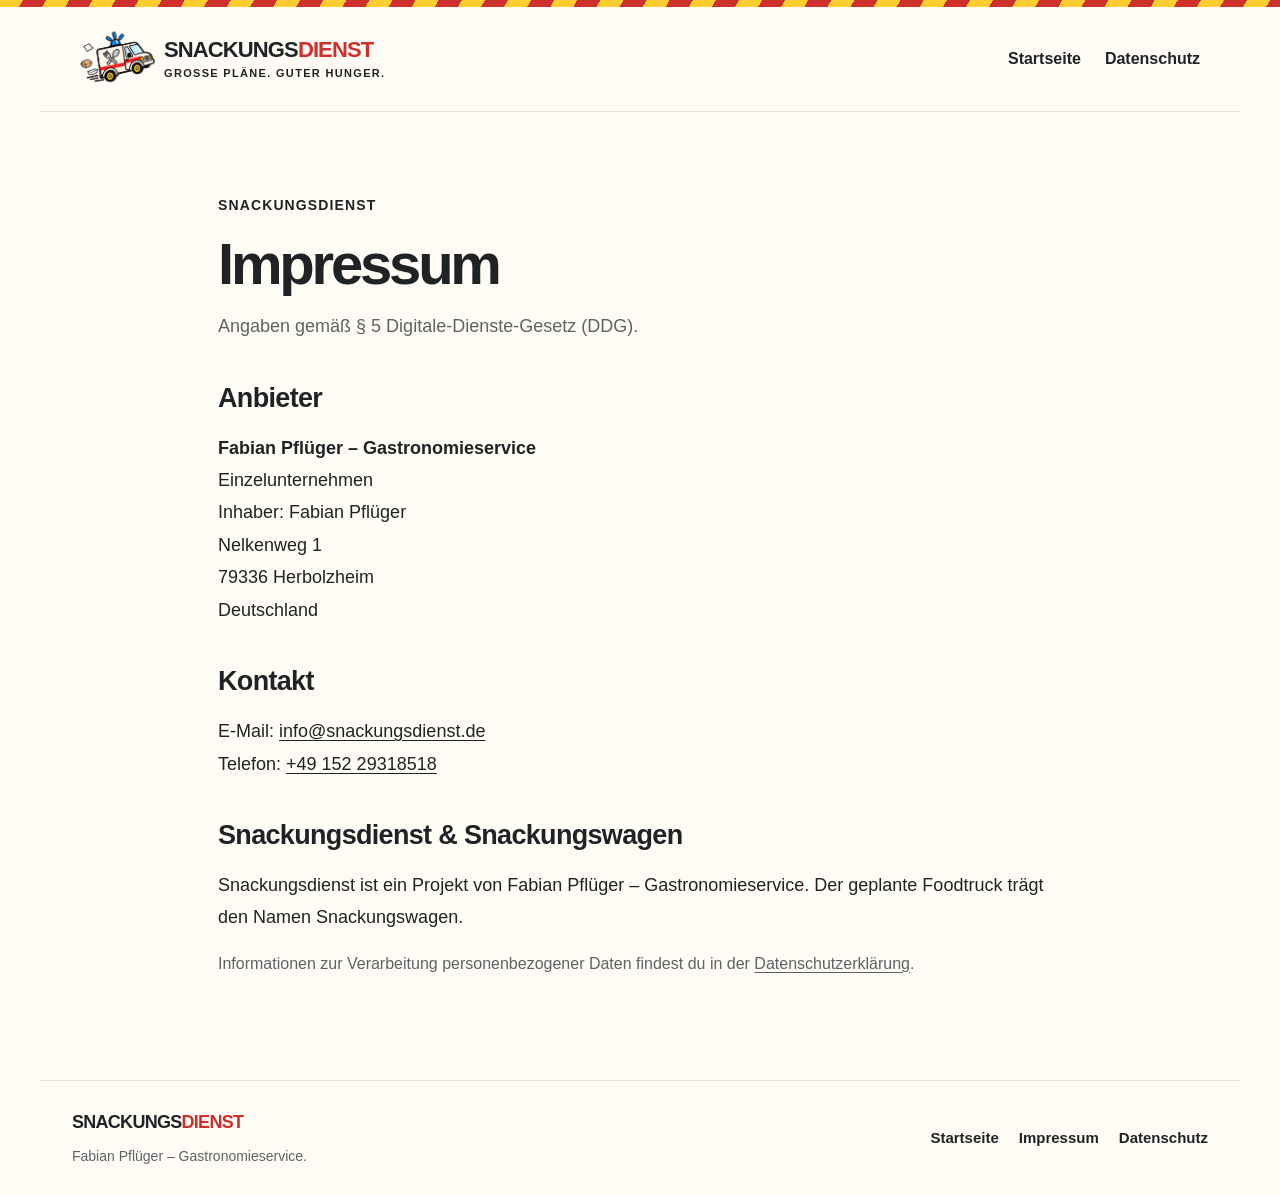
<file: impressum.html>
<!doctype html>
<html lang="de">
<head><meta charset="utf-8"><meta name="viewport" content="width=device-width, initial-scale=1"><meta name="robots" content="index, follow"><meta name="theme-color" content="#ffce32"><title>Impressum – Snackungsdienst</title><link rel="icon" href="assets/logo.png" type="image/png"><link rel="stylesheet" href="style.css"></head>
<body><a class="skip-link" href="#inhalt">Zum Inhalt springen</a><div class="signal-stripe" aria-hidden="true"></div><header class="header legal-header"><a class="brand" href="index.html" aria-label="Snackungsdienst – zur Startseite"><img src="assets/logo.png" alt="" width="76" height="76"><span>SNACKUNGS<span class="red">DIENST</span><small>GROSSE PLÄNE. GUTER HUNGER.</small></span></a><nav aria-label="Hauptnavigation"><a href="index.html">Startseite</a><a href="datenschutz.html">Datenschutz</a></nav></header>
<main class="legal-main" id="inhalt"><p class="eyebrow">SNACKUNGSDIENST</p><h1>Impressum</h1><p class="legal-lead">Angaben gemäß § 5 Digitale-Dienste-Gesetz (DDG).</p>
<h2>Anbieter</h2><address><strong>Fabian Pflüger – Gastronomieservice</strong><br>Einzelunternehmen<br>Inhaber: Fabian Pflüger<br>Nelkenweg 1<br>79336 Herbolzheim<br>Deutschland</address>
<h2>Kontakt</h2><p>E-Mail: <a href="mailto:info@snackungsdienst.de">info@snackungsdienst.de</a><br>Telefon: <a href="tel:+4915229318518">+49 152 29318518</a></p>
<h2>Snackungsdienst &amp; Snackungswagen</h2><p>Snackungsdienst ist ein Projekt von Fabian Pflüger – Gastronomieservice. Der geplante Foodtruck trägt den Namen Snackungswagen.</p>
<p class="legal-note">Informationen zur Verarbeitung personenbezogener Daten findest du in der <a href="datenschutz.html">Datenschutzerklärung</a>.</p>
</main><footer class="footer section-shell"><div><a class="footer-brand" href="index.html">SNACKUNGS<span class="red">DIENST</span></a><p>Fabian Pflüger – Gastronomieservice.</p></div><nav aria-label="Weitere Informationen"><a href="index.html">Startseite</a><a href="impressum.html" aria-current="page">Impressum</a><a href="datenschutz.html">Datenschutz</a></nav></footer></body></html>
</file>
<file: style.css>
:root{--red:#ce302c;--red-dark:#ae211d;--yellow:#ffce32;--ink:#202326;--muted:#606369;--paper:#fffcf5;--line:#e8e5dd;--radius:24px;--max:1200px}
*{box-sizing:border-box}html{scroll-behavior:smooth;scroll-padding-top:110px}body{margin:0;background:var(--paper);color:var(--ink);font-family:Arial,Helvetica,sans-serif;line-height:1.6;-webkit-font-smoothing:antialiased}a{color:inherit;text-decoration:none}img{max-width:100%;display:block}h1,h2,h3,p,figure{margin:0}h1,h2,h3{font-weight:900;line-height:1.06;letter-spacing:-.045em}a:focus-visible{outline:3px solid #0073cf;outline-offset:6px;border-radius:4px}::selection{background:var(--yellow);color:var(--ink)}.red{color:var(--red)}.section-shell{max-width:var(--max);margin-inline:auto;padding-inline:32px}.signal-stripe{height:7px;background:repeating-linear-gradient(120deg,var(--yellow) 0,var(--yellow) 20px,var(--red) 20px,var(--red) 40px)}.header{max-width:1440px;margin:auto;padding:14px 40px;display:flex;align-items:center;justify-content:space-between;border-bottom:1px solid var(--line);gap:24px}.brand{display:flex;align-items:center;gap:8px;line-height:1.05;letter-spacing:-.04em;font-size:22px;font-weight:900;white-space:nowrap}.brand img{object-fit:contain;flex-shrink:0}.brand small{font-size:9px;letter-spacing:.17em;font-weight:700;display:block;margin-top:7px}.header nav{display:flex;align-items:center;gap:32px;font-size:14px;font-weight:700}.header nav>a:not(.nav-instagram):hover{color:var(--red)}.nav-instagram{padding:10px 18px;background:var(--yellow);border-radius:100px}.nav-instagram:hover{background:#f3bc14}.nav-instagram span:first-child{margin-left:10px}.hero{padding-top:64px;padding-bottom:88px;display:grid;grid-template-columns:1.12fr 1fr;gap:56px;align-items:center}.status{font-weight:800;font-size:11px;letter-spacing:.09em;display:inline-flex;align-items:center;gap:9px;background:#fff0cc;padding:8px 13px;border-radius:100px;margin-bottom:24px}.status-dot{height:8px;width:8px;background:var(--red);border-radius:50%}h1{font-size:clamp(48px,5.35vw,73px);line-height:1.035;letter-spacing:-.055em}h1 .red{position:relative;display:inline-block}h1 .red:after{content:'';position:absolute;height:6px;background:var(--yellow);bottom:-8px;left:0;width:100%;transform:rotate(-2deg);border-radius:5px}.hero-intro{margin-top:32px;max-width:480px;color:#55585c;font-size:17px;line-height:1.7}.hero-intro strong{color:var(--ink)}.food-direction{font-weight:700;margin-top:16px;font-size:14px}.actions{display:flex;flex-wrap:wrap;gap:12px;margin-top:28px}.button{display:inline-flex;align-items:center;justify-content:center;gap:18px;padding:13px 21px;border-radius:100px;font-size:13px;font-weight:800;border:2px solid transparent;min-height:48px;transition:transform .18s,background .18s}.button:hover{transform:translateY(-2px)}.button-red{background:var(--red);color:white;box-shadow:0 6px 14px #ce302c20}.button-red:hover{background:var(--red-dark)}.button-outline{border-color:#e6dfd0;background:transparent}.button-outline:hover{background:white}.button-dark{background:var(--ink);color:#fff}.button-dark:hover{background:#383c40}.honest-note{font-size:11px;color:#686860;margin-top:18px;max-width:430px}.hero-visual{position:relative;margin:6px 4px 0 0;isolation:isolate}.photo-backdrop{position:absolute;inset:-13px -17px 7px 10px;background:var(--yellow);border-radius:120px 28px 30px 30px;transform:rotate(3deg);z-index:-1}.hero-photo{width:100%;aspect-ratio:4/5;height:auto;object-fit:cover;border-radius:110px 22px 22px 22px;box-shadow:0 22px 44px #29231c18}.photo-tag{position:absolute;top:22px;right:20px;display:flex;align-items:center;gap:7px;padding:9px 13px;border-radius:100px;background:#fffcf5f2;font-size:9px;font-weight:900;letter-spacing:.07em}.tag-dot{width:6px;height:6px;background:var(--red);border-radius:50%}.dispatch-card{position:absolute;bottom:24px;left:-28px;display:flex;align-items:center;gap:16px;background:#fff;padding:17px 23px;border-radius:14px;box-shadow:0 12px 34px #21191422;transform:rotate(-3deg);border-left:5px solid var(--red)}.dispatch-icon{font-size:30px;line-height:1;color:var(--red);background:#fff0dd;padding:9px;border-radius:12px}.dispatch-card small{display:block;font-size:9px;letter-spacing:.15em;color:#6b6b65;font-weight:800;margin-bottom:4px}.dispatch-card strong{font-size:16px;line-height:1.2;display:block;letter-spacing:-.03em}.image-number{position:absolute;bottom:-30px;right:0;font-size:9px;font-weight:700;letter-spacing:.14em;color:#72716c}.ticker{padding:19px 24px;display:flex;justify-content:center;align-items:center;gap:clamp(20px,5vw,80px);background:var(--yellow);border-block:1px solid #edb928;font-size:clamp(11px,1.6vw,20px);font-weight:900;letter-spacing:.04em}.ticker-star{font-size:25px;color:var(--red)}.idea{padding-top:100px;padding-bottom:100px;display:grid;grid-template-columns:1fr 1fr;gap:88px;align-items:center}.eyebrow{font-size:10px;font-weight:800;letter-spacing:.13em;line-height:1.5}.eyebrow>span{color:var(--red);margin-right:8px}h2{font-size:clamp(35px,3.5vw,48px);margin-top:17px;line-height:1.08}.idea-heading>p:not(.eyebrow){font-size:16px;color:var(--muted);margin-top:23px;max-width:430px}.signature{margin-top:25px;display:flex;gap:10px;align-items:center;font-size:17px;font-weight:800}.signature-line{height:2px;width:24px;background:var(--red)}.signature small{font-size:11px;color:var(--muted);font-weight:400;margin-left:4px}.mission-grid{display:grid;gap:12px}.mission-card{padding:23px 25px;background:#fff;border:1px solid var(--line);border-radius:17px}.card-number{font-size:9px;letter-spacing:.12em;color:#69675f;font-weight:700}.mission-card h3{font-size:23px;margin-top:9px;letter-spacing:-.035em}.mission-card p{font-size:13px;color:#666761;line-height:1.65;margin-top:9px;max-width:350px}.mission-yellow{background:#fff1b9;border-color:#f6e1a0}.insights{background:#f2f2ed;padding:82px 0 60px;border-block:1px solid #e7e7df}.section-heading{display:flex;justify-content:space-between;align-items:end;gap:32px;margin-bottom:36px}.section-heading>p{font-size:14px;color:var(--muted);line-height:1.7}.insight-grid{display:grid;grid-template-columns:1fr 1fr;gap:28px}.food-card{background:#fff;border-radius:var(--radius);overflow:hidden;border:1px solid #e4e5dd}.food-card-image{position:relative;overflow:hidden}.food-card-image img{width:100%;height:390px;object-fit:cover;object-position:50% 27%}.image-label{position:absolute;bottom:16px;left:20px;border-radius:100px;background:var(--yellow);padding:8px 13px;font-size:9px;font-weight:900;letter-spacing:.08em}.food-card figcaption{padding:27px 29px 30px}.food-card figcaption>.eyebrow{color:var(--red);font-size:9px}.food-card h3{font-size:27px;margin-top:9px}.food-card p:not(.eyebrow){font-size:14px;color:var(--muted);margin-top:12px}.journal-card{border-radius:var(--radius);background:var(--ink);color:#fff;padding:36px 38px;overflow:hidden;display:flex;flex-direction:column}.journal-top{display:flex;align-items:center;justify-content:space-between;color:var(--yellow)}.journal-dot{background:var(--yellow);width:8px;height:8px;border-radius:50%}.journal-card h3{font-size:43px;line-height:1.1;margin-top:30px}.journal-card>p:not(.eyebrow){font-size:14px;color:#d2d3d0;line-height:1.85;margin-top:22px;max-width:355px}.journal-divider{height:1px;background:#ffffff24;margin:27px 0}.journal-card>.eyebrow{color:#bcbeba;font-size:9px}.next-steps{list-style:none;padding:0;margin:10px 0 22px}.next-steps li{padding:7px 0;font-size:14px;font-weight:600}.next-steps span{color:var(--yellow);display:inline-block;margin-right:12px;font-size:17px}.journal-bottom{margin-top:auto;display:flex;align-items:center;gap:10px;border-radius:14px;background:#fff9e9;padding:0 8px;color:var(--ink)}.journal-bottom img{width:116px;height:116px;object-fit:contain}.journal-bottom p{font-size:12px;line-height:1.5}.journal-bottom strong{font-size:15px}.caption-note{color:#6a6c64;font-size:11px;margin:22px 0 0}.follow{padding-top:80px;padding-bottom:70px}.follow-card{background:var(--yellow);border-radius:28px;padding:52px 52px;display:grid;grid-template-columns:1.35fr 1fr;align-items:center;gap:32px;position:relative;overflow:hidden}.follow h2{font-size:42px}.follow h2 span{color:var(--red-dark)}.follow p:not(.eyebrow){max-width:490px;font-size:15px;line-height:1.8;margin-top:23px}.follow .button{margin-top:25px}.follow-illustration{text-align:center;transform:rotate(-5deg)}.follow-illustration img{width:100%;height:auto}.follow-illustration>span{font-size:9px;font-weight:900;letter-spacing:.12em;display:block;margin-top:-8px}.footer{padding-block:27px;display:flex;align-items:center;justify-content:space-between;gap:18px;border-top:1px solid var(--line);font-size:11px;color:var(--muted)}.footer-brand{font-size:15px;color:var(--ink);font-weight:900;letter-spacing:-.04em}.footer>a:last-child{font-weight:700;color:var(--ink)}.skip-link{position:fixed;left:12px;top:-100px;z-index:20;padding:12px;background:white}.skip-link:focus{top:12px}.sr-only{position:absolute;width:1px;height:1px;margin:-1px;overflow:hidden;clip:rect(0,0,0,0);white-space:nowrap;border:0;padding:0}
@media(min-width:1500px){.hero{padding-top:84px;padding-bottom:105px}}
@media(max-width:1050px){.header{padding-inline:26px}.brand{font-size:18px}.brand img{width:60px;height:60px}.header nav{gap:20px}.hero{gap:36px;padding-top:50px}.hero-intro{font-size:16px}.hero .button{font-size:12px;padding:11px 16px;gap:10px}.idea{gap:45px}.hero-visual{margin-right:10px}.dispatch-card{left:-14px;padding:13px 16px}.dispatch-card strong{font-size:14px}.journal-card{padding:30px}.follow-card{padding:40px}.follow h2{font-size:35px}}
@media(max-width:760px){html{scroll-padding-top:24px}.section-shell{padding-inline:24px}.header{padding:12px 20px;gap:12px;flex-wrap:wrap}.brand{font-size:18px;gap:3px}.brand img{width:57px;height:57px}.brand small{font-size:7px}.header nav{gap:18px;font-size:12px;width:100%;justify-content:center;padding:10px 0 2px;border-top:1px solid var(--line)}.nav-instagram{padding:6px 14px}.hero{grid-template-columns:1fr;gap:40px;padding-top:38px;padding-bottom:60px}.status{font-size:9px;margin-bottom:21px}h1{font-size:clamp(45px,9.3vw,69px);max-width:590px}.hero-intro{font-size:16px;max-width:550px;margin-top:28px}.food-direction{font-size:13px}.actions{margin-top:24px}.honest-note{font-size:11px;line-height:1.6}.hero-visual{width:min(100% - 16px,500px);margin:0 auto}.hero-photo{aspect-ratio:4/4.6;object-position:center 48%;border-top-left-radius:85px}.photo-backdrop{inset:-10px -11px 8px 10px}.dispatch-card{left:-10px;bottom:23px}.photo-tag{font-size:8px;right:13px;top:17px}.ticker{gap:14px;padding:16px 12px;font-size:10px;flex-wrap:wrap}.ticker-star{font-size:15px}.idea{grid-template-columns:1fr;gap:32px;padding-top:62px;padding-bottom:60px}.idea-heading>p:not(.eyebrow){max-width:550px}.mission-card{padding:21px 24px}.mission-card p{max-width:none}.insights{padding-top:52px;padding-bottom:36px}.section-heading{display:block;margin-bottom:27px}.section-heading>p{margin-top:18px;font-size:13px}.insight-grid{grid-template-columns:1fr;gap:22px}.food-card-image img{height:auto;max-height:440px;aspect-ratio:1/1;object-position:center 25%}.food-card figcaption{padding:25px}.food-card h3{font-size:25px}.journal-card{padding:28px}.journal-card h3{font-size:38px}.journal-card>p:not(.eyebrow){max-width:none}.journal-bottom{margin-top:7px}.caption-note{line-height:1.7}.follow{padding-top:48px;padding-bottom:42px}.follow-card{grid-template-columns:1fr;padding:30px 26px;gap:18px}.follow h2{font-size:31px;line-height:1.12}.follow p:not(.eyebrow){font-size:14px}.follow-illustration{width:230px;margin:0 auto}.footer{flex-wrap:wrap;padding-block:24px;gap:10px}.footer>span{order:3;width:100%}.footer>a:last-child{margin-left:auto}}
@media(max-width:370px){.section-shell{padding-inline:18px}.hero .actions{flex-direction:column;align-items:stretch}.hero .button{font-size:13px}h1{font-size:43px}.ticker{font-size:9px;gap:8px}.follow-card{padding-inline:21px}.follow h2{font-size:28px}}
@media(prefers-reduced-motion:reduce){html{scroll-behavior:auto}.button{transition:none}.button:hover{transform:none}}

/* Entwurf 02: größere Leseschrift, eindeutige Links und aktualisierte Inhalte. */
.header nav{font-size:16px;gap:24px}.brand small{font-size:11px;letter-spacing:.12em}.nav-instagram{display:inline-flex;align-items:center;gap:10px}.nav-instagram span:first-child{margin:0}.instagram-icon{display:inline-block;flex:0 0 auto;object-fit:contain}.status{font-size:13px;letter-spacing:.065em}.hero-intro{font-size:19px}.food-direction{font-size:17px}.button{font-size:16px;padding:14px 22px;gap:12px}.honest-note{font-size:14px;max-width:500px}.photo-tag{font-size:12px;padding:10px 14px;top:18px;right:14px}.image-number{font-size:12px;bottom:-31px}.hero{grid-template-columns:1.12fr 1fr;gap:42px;padding-bottom:82px}.actions{gap:12px}.hero-photo{object-fit:contain;aspect-ratio:4/5;height:auto}.progress-band{background:var(--yellow);border-block:1px solid #edb928;text-align:center;padding:22px 24px;font-size:20px}.progress-band p{max-width:1100px;margin:auto}.progress-band strong{margin-left:5px}.eyebrow,.card-number{font-size:13px;letter-spacing:.08em}.founder-quote{margin:25px 0 0}.founder-quote>p{font-size:20px;line-height:1.75;color:#515459}.signature{font-size:21px;flex-wrap:wrap;gap:10px}.signature small{font-size:14px;flex-basis:100%;margin:0 0 0 34px}.idea{gap:62px;align-items:start}.mission-card{padding:27px 28px;background:#fff}.mission-card h3{font-size:27px}.mission-card p{font-size:17px;max-width:none;line-height:1.7}.section-heading>p{font-size:18px}.food-card figcaption{padding:30px}.food-card figcaption>.eyebrow{font-size:13px}.food-card h3{font-size:30px}.food-card p:not(.eyebrow){font-size:18px;line-height:1.75}.burger-focus{aspect-ratio:1.08;isolation:isolate}.food-card-image.burger-focus img{width:100%;height:100%;max-height:none;position:absolute;inset:0;object-fit:cover;object-position:60% 0;transform:scale(1.32);transform-origin:90% 12%}.image-label{font-size:13px;letter-spacing:.06em;z-index:1;bottom:20px}.journal-card>p:not(.eyebrow){font-size:18px;line-height:1.75;max-width:none}.journal-card>.eyebrow{font-size:13px}.next-steps{list-style:disc;padding-left:23px;margin:15px 0 25px}.next-steps li{font-size:18px;line-height:1.6;padding:6px 0 6px 3px}.next-steps li::marker{color:var(--yellow);font-size:18px}.journal-bottom{padding:8px 12px;gap:14px}.journal-bottom p{font-size:16px}.journal-bottom strong{font-size:19px}.journal-bottom img{width:126px;height:126px}.caption-note{font-size:14px;line-height:1.7}.follow p:not(.eyebrow){font-size:19px;line-height:1.75}.follow-illustration{transform:none}.follow-illustration>span{font-size:13px;letter-spacing:.08em;margin-top:-2px}.instagram-cta{text-align:left;border-radius:18px;gap:18px;padding:18px 23px;font-size:17px;line-height:1.45}.instagram-cta small{display:block;font-size:14px;font-weight:400;color:#e3e3dd;margin-top:3px}.instagram-cta>span:nth-last-child(2){font-size:23px}.contact-section{display:grid;grid-template-columns:1fr 1fr;gap:55px;padding-bottom:85px;padding-top:10px;align-items:start}.berlin-note h2{font-size:38px}.berlin-note>p:not(.eyebrow){font-size:19px;color:#55585c;line-height:1.8;margin-top:24px}.contact-card{background:white;border:1px solid var(--line);border-radius:var(--radius);padding:32px}.contact-card h3{font-size:30px;line-height:1.15}.contact-card>p{font-size:18px;line-height:1.75;margin-top:20px;color:#55585c}.contact-email{margin-top:24px}.email-address{display:block;font-size:18px;text-decoration:underline;text-underline-offset:4px;margin-top:18px;overflow-wrap:anywhere}.contact-card>.contact-note{font-size:14px;color:#66696d;margin-top:22px}.footer{font-size:14px;align-items:center}.footer-brand{font-size:18px}.footer p{margin-top:9px;max-width:420px}.footer nav{display:flex;flex-wrap:wrap;gap:20px;font-size:15px;font-weight:700;color:var(--ink)}.footer nav a:hover{text-decoration:underline;text-underline-offset:4px}
.legal-header{max-width:1200px}.legal-header nav{font-size:16px}.legal-main{max-width:900px;margin:auto;padding:65px 28px 85px}.legal-main h1{font-size:clamp(36px,5vw,58px);overflow-wrap:anywhere}.legal-main h2{font-size:27px;letter-spacing:-.025em;line-height:1.3;margin:38px 0 16px}.legal-main p,.legal-main li,.legal-main address{font-size:18px;line-height:1.8}.legal-main p{margin:16px 0}.legal-main address{font-style:normal}.legal-main ul{padding-left:25px}.legal-main a:not(.button){text-decoration:underline;text-underline-offset:3px;overflow-wrap:anywhere}.legal-lead{color:#5f6265}.legal-main .eyebrow{font-size:14px}.legal-main .legal-note{font-size:16px;color:#5e6266}.privacy-summary{border-left:4px solid var(--yellow);padding:14px 24px;background:#fff3ca;border-radius:0 14px 14px 0;margin-top:25px}.legal-main .privacy-summary p{margin:0}.legal-main .rights-box{background:#fff0db;padding:6px 24px 12px;border-radius:14px;margin-top:20px}
@media(max-width:1100px){.header{padding-inline:24px}.header nav{gap:16px;font-size:15px}.brand{font-size:18px}.brand small{font-size:9px}.hero{gap:35px}.hero-intro{font-size:18px}.hero .button{font-size:15px;padding:12px 18px;gap:10px}.idea{gap:35px}.contact-section{gap:30px}.follow-card{grid-template-columns:1.45fr 1fr;padding:36px}.instagram-cta{font-size:16px;padding-inline:18px;gap:12px}}
@media(max-width:760px){.header nav{font-size:15px;gap:18px;padding:13px 0 2px;flex-wrap:wrap}.header .nav-instagram{padding:7px 12px}.header .instagram-icon{width:20px;height:20px}.brand{font-size:19px}.brand small{font-size:9px;letter-spacing:.06em}.hero{grid-template-columns:1fr;padding-top:35px;gap:36px;padding-bottom:56px}.status{font-size:12px;letter-spacing:.035em}.hero-intro{font-size:18px}.food-direction{font-size:16px}.hero .button{font-size:15px}.honest-note{font-size:14px}.photo-tag{font-size:11px;top:15px;right:12px}.hero-photo{aspect-ratio:4/5;object-fit:contain}.progress-band{font-size:18px;line-height:1.65;padding:18px 24px}.progress-band strong{display:block;margin:0}.eyebrow,.card-number{font-size:13px}.idea{gap:30px}.founder-quote>p{font-size:19px}.mission-card{padding:25px}.mission-card h3{font-size:25px}.mission-card p{font-size:17px}.section-heading>p{font-size:17px}.burger-focus{aspect-ratio:1.08}.food-card-image.burger-focus img{height:100%;max-height:none;aspect-ratio:auto}.image-label{font-size:12px;left:16px;bottom:16px}.food-card figcaption{padding:26px}.food-card h3{font-size:27px}.food-card p:not(.eyebrow){font-size:17px}.journal-card{padding:27px}.journal-card>p:not(.eyebrow){font-size:18px}.next-steps li{font-size:17px}.journal-bottom{gap:7px;padding:8px}.journal-bottom img{width:110px;height:110px}.journal-bottom p{font-size:15px}.journal-bottom strong{font-size:17px}.caption-note{font-size:14px}.follow-card{grid-template-columns:1fr;padding:30px 25px}.follow p:not(.eyebrow){font-size:18px}.instagram-cta{font-size:16px;padding:15px;gap:12px;width:100%;border-radius:16px}.instagram-cta small{font-size:13px}.instagram-cta>span:nth-last-child(2){display:none}.instagram-cta .instagram-icon{width:28px;height:28px}.follow-illustration{width:250px;max-width:100%}.follow-illustration>span{font-size:13px}.contact-section{grid-template-columns:1fr;padding-top:5px;padding-bottom:50px;gap:27px}.berlin-note h2{font-size:33px}.berlin-note>p:not(.eyebrow){font-size:18px}.contact-card{padding:26px}.contact-card h3{font-size:27px}.contact-card>p{font-size:17px}.contact-email{font-size:15px;padding:12px 16px;width:100%}.email-address{font-size:17px}.contact-card>.contact-note{font-size:14px}.footer{gap:22px;align-items:start}.footer>div{width:100%}.footer nav{font-size:15px;gap:23px}.legal-header nav{width:100%}.legal-main{padding:40px 24px 60px}.legal-main h2{font-size:25px}.legal-main p,.legal-main li,.legal-main address{font-size:17px}.privacy-summary,.legal-main .rights-box{padding-inline:18px}}
@media(max-width:370px){.header{padding-inline:15px}.header nav{font-size:14px;gap:13px}.brand{font-size:18px}.brand small{font-size:8px}.hero .button{font-size:14px;padding:12px}.hero .button .instagram-icon{width:22px;height:22px}.photo-tag{font-size:10px;right:8px}.journal-card{padding:23px}.journal-bottom img{width:90px;height:90px}.journal-bottom p{font-size:14px}.journal-bottom strong{font-size:16px}.follow-card{padding-inline:20px}.instagram-cta{font-size:15px;padding:13px 10px;gap:10px}.instagram-cta small{font-size:12px}.footer nav{gap:18px}.legal-main{padding-inline:20px}}
</file>
